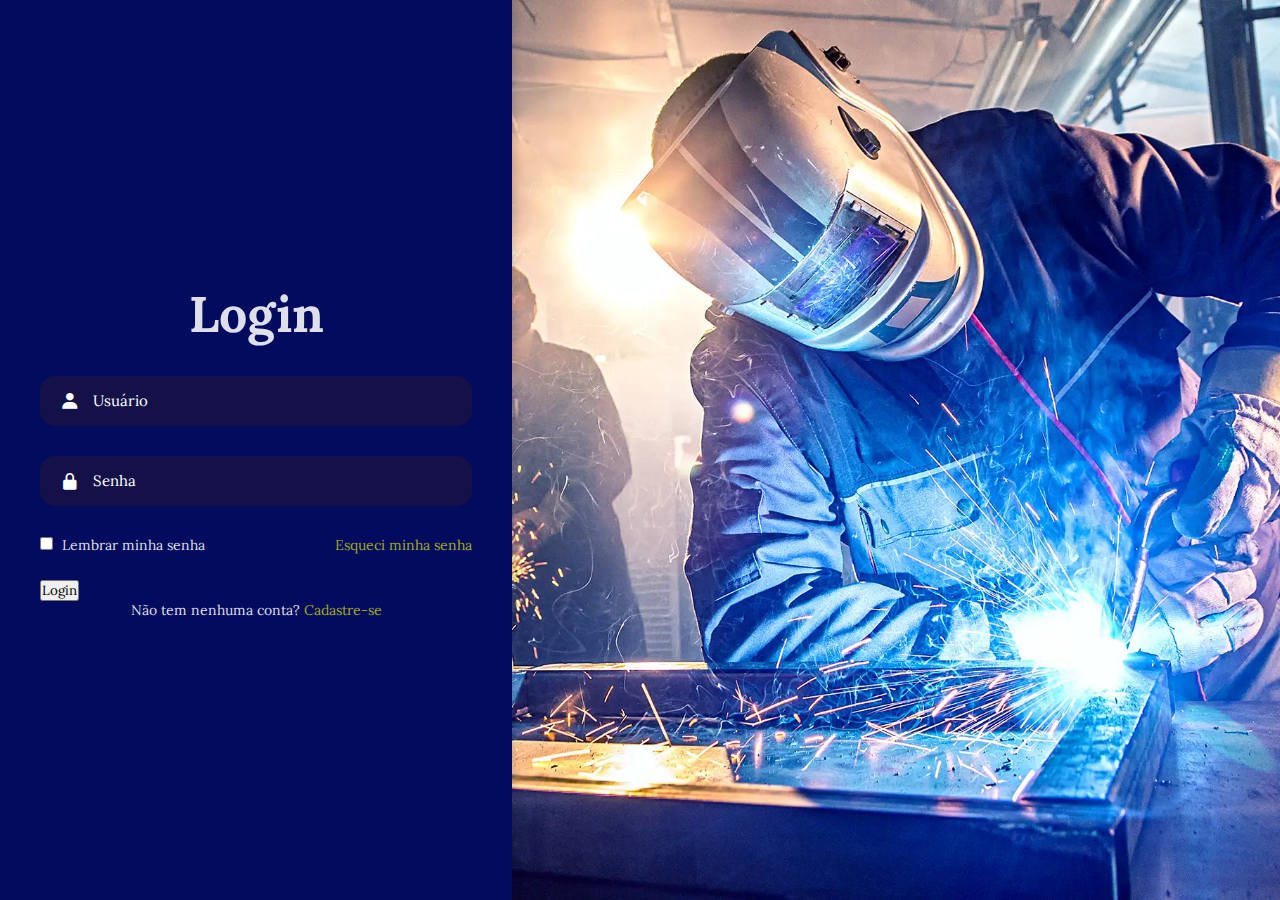
<file: index.html>
<!DOCTYPE html>
<html lang="pt-br">

<head>
    <meta charset="UTF-8">
    <meta name="viewport" content="width=device-width, initial-scale=1.0">
    <link href='https://unpkg.com/boxicons@2.1.4/css/boxicons.min.css' rel='stylesheet'>
    <link rel="stylesheet" href="styles.css">
    <title>Senai Login</title>
</head>

<body>
    <main class="container">
        <form>
            <h1>Login</h1>
            <div class="input-box">
                <input placeholder="Usuário" type="email">
                <i class="bx bxs-user"></i>
            </div>
            <div class="input-box">
                <input placeholder="Senha" type="password">
                <i class="bx bxs-lock-alt"></i>
            </div>

            <div class="remember-forgot">
                <label>
                    <input type="checkbox">
                    Lembrar minha senha
                </label>
                <a href="#">Esqueci minha senha</a>

            </div>

            <button type="submit">Login</button>

            <div class="register-link">
                <p>Não tem nenhuma conta? <a href="#">Cadastre-se<a></a>
                
            </div>
        </form>

    </main>
</body>

</html>

<!--COMENTARIO PARA TESTAR O GIT-->
</file>
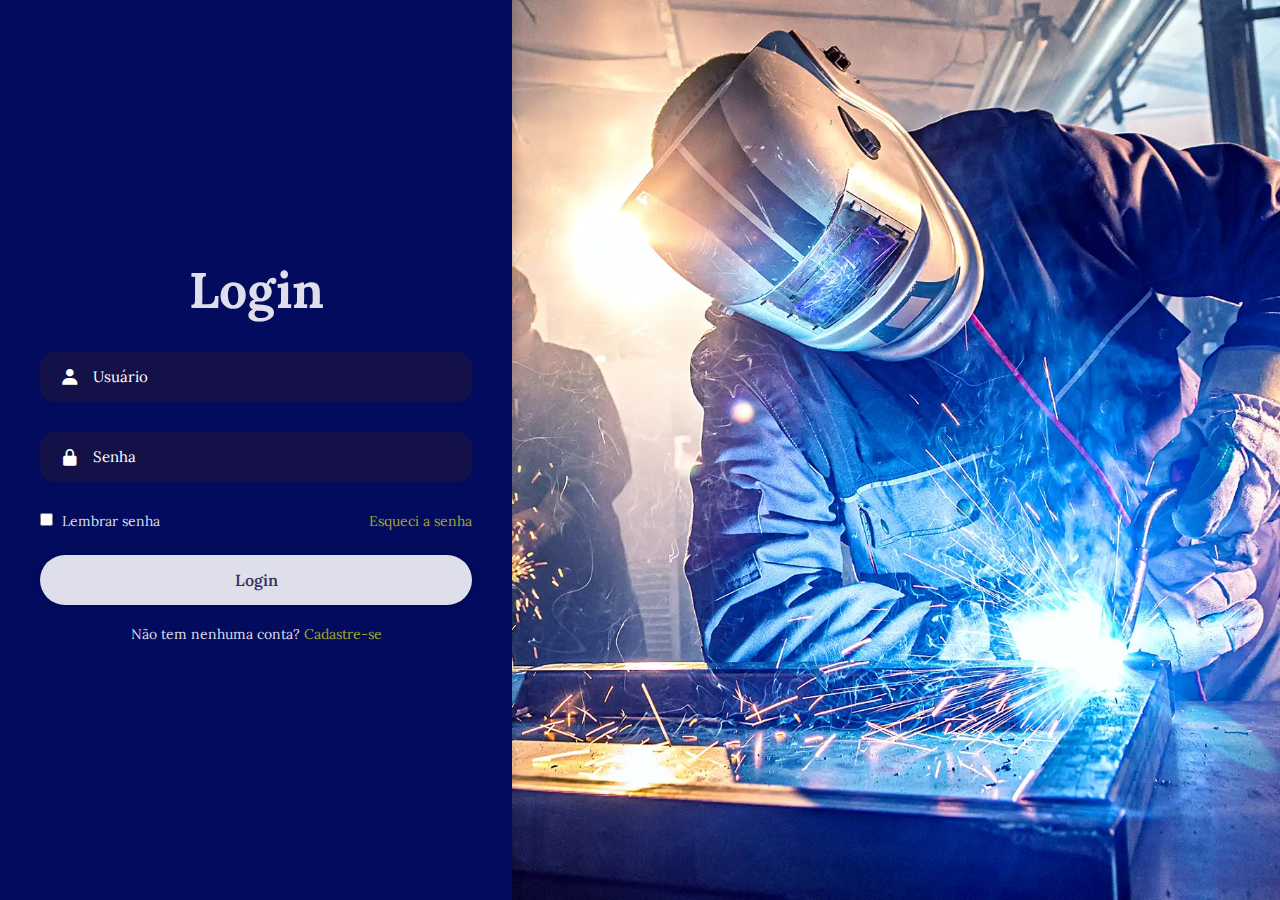
<file: login.html>
<!DOCTYPE html>
<html lang="pt-br">
<!--testecommit-->
<head>
    <meta charset="UTF-8">
    <meta name="viewport" content="width=device-width, initial-scale=1.0">
    <link href='https://unpkg.com/boxicons@2.1.4/css/boxicons.min.css' rel='stylesheet'>
    <link rel="stylesheet" href="styles.css">
    <title>Senai Login</title>
</head>

<body>
    <main class="container">
        <form>
            <h1>Login</h1>
            <div class="input-box">
                <i class="bx bxs-user"></i>
                <input placeholder="Usuário" type="email">
            </div>
            <div class="input-box">
                <i class="bx bxs-lock-alt"></i>
                <input placeholder="Senha" type="password">
            </div>

            <div class="remember-forgot">
                <label>
                    <input type="checkbox">
                    Lembrar senha
                </label>
                <a href="#">Esqueci a senha</a>

            </div>

            <button type="submit" class="login">Login</button>

            <div class="register-link">
                <p>Não tem nenhuma conta? <a href="#">Cadastre-se</a></p>
                
            </div>
        </form>

    </main>
</body>

</html>
</file>
<file: styles.css>
@import url('https://fonts.googleapis.com/css2?family=Lora:ital,wght@0,400..700;1,400..700&display=swap');

*{
    margin: 0;
    padding: 0;
    box-sizing: border-box;
    font-family: "Lora", serif;
}

body {
    display: flex;
    justify-content: flex-start;
    align-items: center;
    min-height: 100vh;
    background: url('./senaii.webp') ;
    background-size: cover;
    background-position: center;
}

.container {
   width: 40%;
   min-height: 100vh;
   background-color: rgb(2, 11, 94);
   border: none;
   color: #ffffffde;
   padding: 40px;
   box-shadow: 0 0 10px rgba(0, 0, 0, .2);
   display: flex;
   align-items: center;
}

.container form {
    width: 100%;
    max-width: 450px;
    margin: 0 auto;
}

.container h1 {
    font-size: 50px;
    text-align: center;
    margin-bottom: 30px;
}

.input-box {
    position: relative;
    width: 100%;
    height: 50px;
    margin: 30px 0;
}

.input-box input {
    width: 100%;
    height: 100%;
    background-color: #171246dc;
    border: 3px solid rgba(2, 11, 94, 0);
    border-radius: 15px;
    outline: none;
    font-size: 15px;
    color: #ffffff;
    padding: 15px 30px 15px 50px;
}

.input-box input::placeholder {
    color:  rgb(255, 255, 255);
}

.input-box i {
    position: absolute;
    left: 20px;
    top: 50%;
    transform: translateY(-50%);
    font-size: 20px;
    color: #ffffff;
}

.remember-forgot {
    display: flex;
    justify-content: space-between;
    margin: 20px 0 25px;
    font-size: 14px;
}

.remember-forgot label input {
    accent-color: white;
    margin-right: 5px;
}

.remember-forgot a {
    text-decoration: none;
    color:  #fbff00a6;
}

.remember-forgot a:hover {
    text-decoration: underline;
}

.login {
    width: 100%;
    height: 50px;
    background-color: #ffffffde;
    border: none;
    border-radius: 40px;
    cursor: pointer;
    font-size: 16px;
    color: #171246de;
    font-weight: 600;
    box-shadow: 0 0 10px rgba(0, 0, 0, .2);
    margin-bottom: 20px;
}

.login:hover {
    background-color: white;
    border: 2px solid rgba(0, 0, 0, .2);
}

.register-link {
    text-align: center;
    font-size: 14px;
}

.register-link a {
    color: #fbff00a6;
    text-decoration: none;
}

.register-link a:hover {
    text-decoration: underline;
}
</file>
